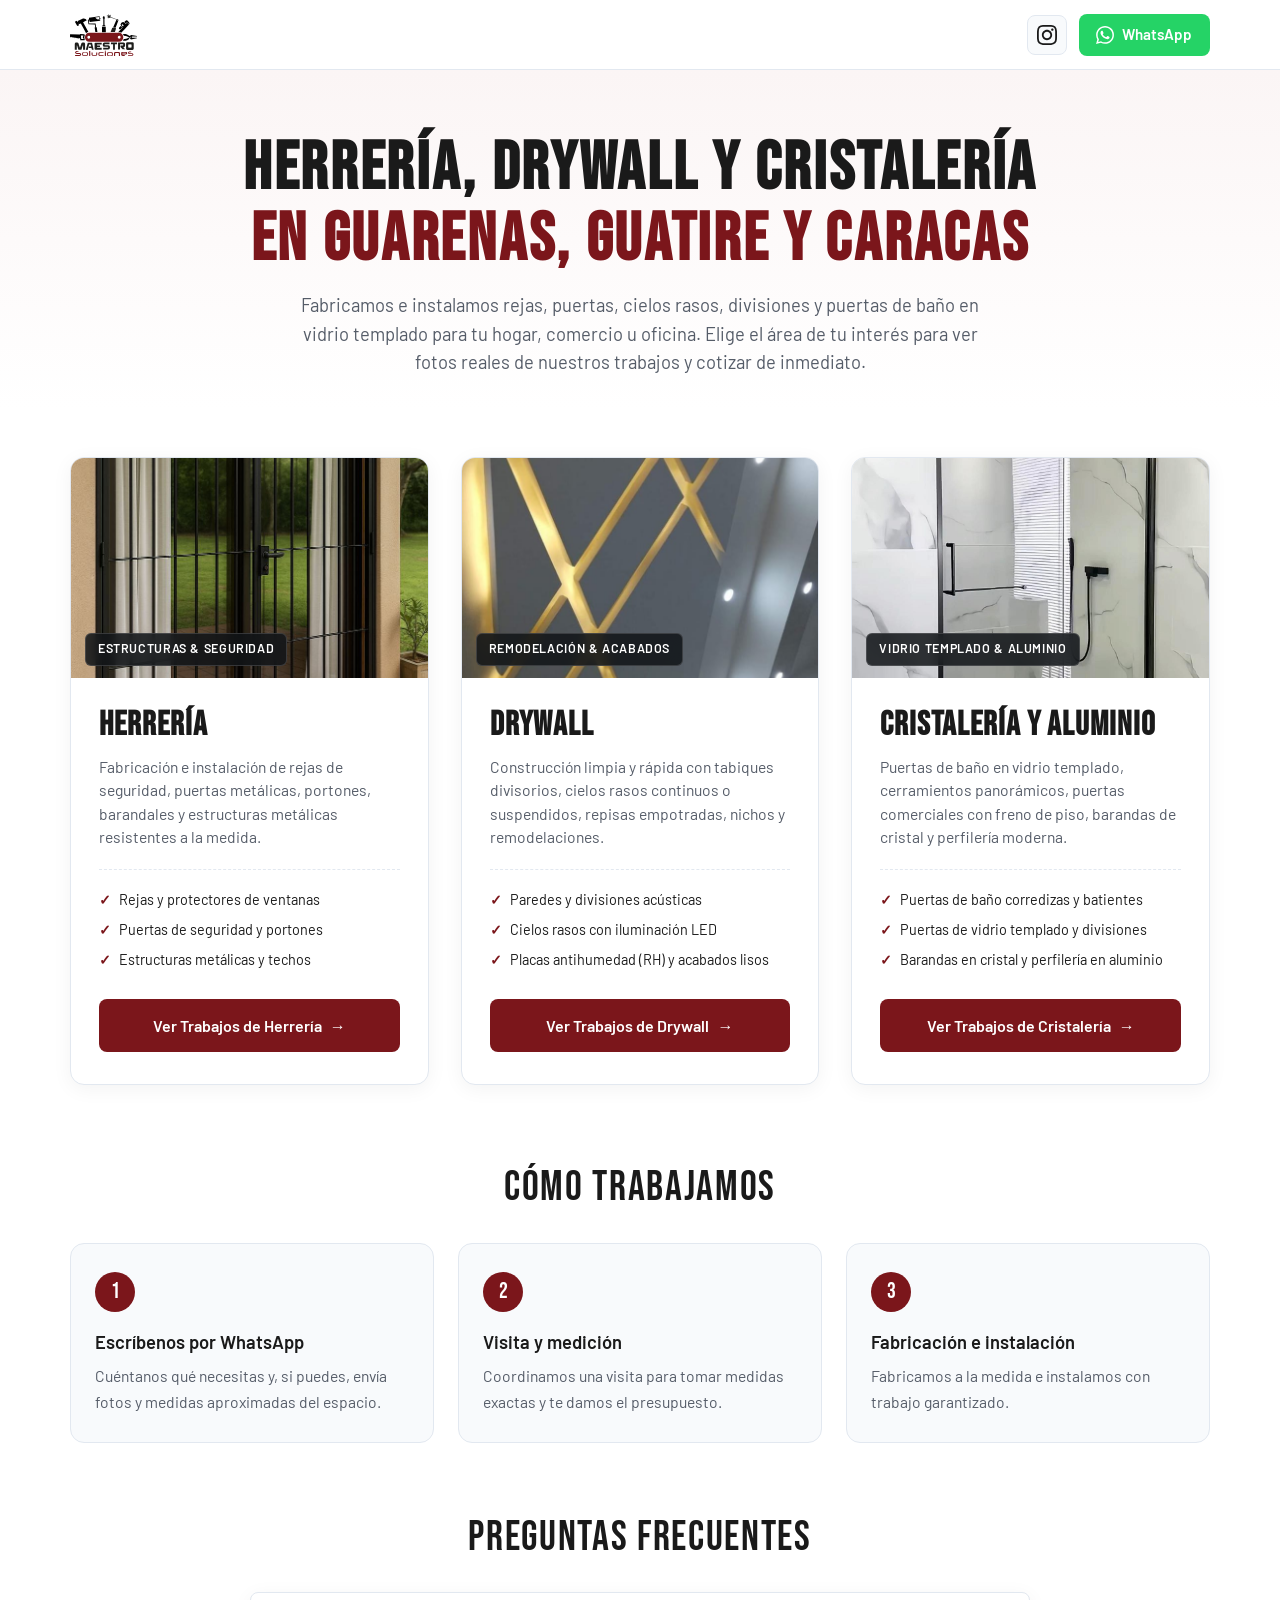
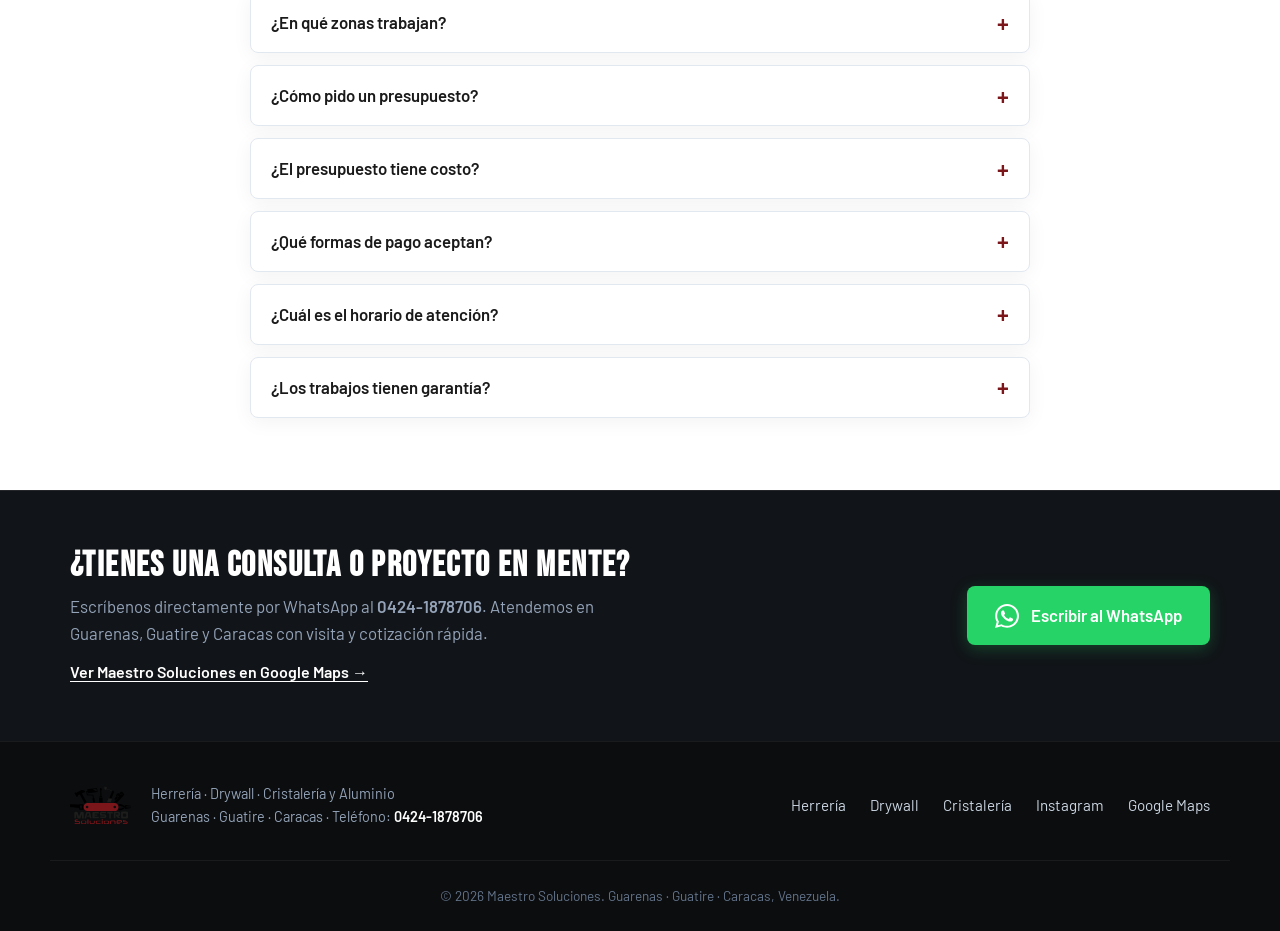
<file: index.html>
<!DOCTYPE html>
<html lang="es-VE">
<head>
  <meta charset="utf-8">
  <meta name="viewport" content="width=device-width, initial-scale=1, viewport-fit=cover">
  <title>Herrería, Drywall y Cristalería en Guarenas, Guatire y Caracas | Maestro Soluciones</title>
  <meta name="description" content="Soluciones profesionales en herrería, drywall, cristalería y perfilería de aluminio en Guarenas, Guatire y Caracas. Trabajos a medida, garantía y presupuesto directo por WhatsApp: 0424-1878706.">
  <meta name="robots" content="index, follow, max-image-preview:large, max-snippet:-1, max-video-preview:-1">
  <meta name="theme-color" content="#7b161b">
  
  <!-- Geo-Targeting Local SEO (Venezuela - Miranda / Gran Caracas) -->
  <meta name="geo.region" content="VE-M">
  <meta name="geo.placename" content="Guarenas, Guatire, Caracas">
  <meta name="geo.position" content="10.4739;-66.5372">
  <meta name="ICBM" content="10.4739, -66.5372">

  <!-- Canonical & Favicons -->
  <link rel="canonical" href="https://maestro-soluciones.com/">
  <link rel="icon" href="logo.svg" type="image/svg+xml">
  <link rel="apple-touch-icon" href="apple-touch-icon.png">

  <!-- Open Graph / Redes Sociales & WhatsApp Preview -->
  <meta property="og:site_name" content="Maestro Soluciones">
  <meta property="og:type" content="website">
  <meta property="og:url" content="https://maestro-soluciones.com/">
  <meta property="og:title" content="Herrería, Drywall y Cristalería en Guarenas, Guatire y Caracas | Maestro Soluciones">
  <meta property="og:description" content="Fabricación e instalación profesional de herrería, drywall, cristalería y perfilería de aluminio en Guarenas, Guatire y Caracas. Cotiza al 0424-1878706.">
  <meta property="og:image" content="https://maestro-soluciones.com/img/og-preview.jpg">
  <meta property="og:image:width" content="1200">
  <meta property="og:image:height" content="630">
  <meta property="og:image:alt" content="Maestro Soluciones - Herrería, Drywall y Cristalería">
  <meta property="og:locale" content="es_VE">

  <!-- Twitter Card -->
  <meta name="twitter:card" content="summary_large_image">
  <meta name="twitter:title" content="Herrería, Drywall y Cristalería en Guarenas, Guatire y Caracas | Maestro Soluciones">
  <meta name="twitter:description" content="Soluciones profesionales en herrería, drywall, cristalería y aluminio en Guarenas, Guatire y Caracas. Presupuesto directo por WhatsApp.">
  <meta name="twitter:image" content="https://maestro-soluciones.com/img/og-preview.jpg">

  <!-- Estilos -->
  <link rel="stylesheet" href="css/styles.css?v=20261103">

  <!-- JSON-LD Datos Estructurados Schema.org -->
  <script type="application/ld+json">
  {
    "@context": "https://schema.org",
    "@graph": [
      {
        "@type": "HomeAndConstructionBusiness",
        "@id": "https://maestro-soluciones.com/#organization",
        "name": "Maestro Soluciones",
        "url": "https://maestro-soluciones.com/",
        "logo": "https://maestro-soluciones.com/logo.svg",
        "image": "https://maestro-soluciones.com/img/og-preview.jpg",
        "description": "Soluciones integrales de construcción, herrería, estructuras metálicas, drywall y cristalería en Guarenas, Guatire y Caracas.",
        "telephone": "+584241878706",
        "priceRange": "$$",
        "currenciesAccepted": "USD, VES",
        "paymentAccepted": "Efectivo, Pago Móvil, Transferencia Bancaria, Zelle",
        "address": {
          "@type": "PostalAddress",
          "addressLocality": "Guarenas",
          "addressRegion": "Miranda",
          "addressCountry": "VE"
        },
        "geo": {
          "@type": "GeoCoordinates",
          "latitude": "10.4739",
          "longitude": "-66.5372"
        },
        "openingHoursSpecification": [
          {
            "@type": "OpeningHoursSpecification",
            "dayOfWeek": [
              "Monday",
              "Tuesday",
              "Wednesday",
              "Thursday",
              "Friday",
              "Saturday"
            ],
            "opens": "07:00",
            "closes": "18:00"
          }
        ],
        "areaServed": [
          {
            "@type": "City",
            "name": "Guarenas"
          },
          {
            "@type": "City",
            "name": "Guatire"
          },
          {
            "@type": "City",
            "name": "Caracas"
          }
        ],
        "hasOfferCatalog": {
          "@type": "OfferCatalog",
          "name": "Servicios de Construcción y Remodelación",
          "itemListElement": [
            {
              "@type": "Offer",
              "itemOffered": {
                "@type": "Service",
                "name": "Herrería y Estructuras Metálicas",
                "url": "https://herreria.maestro-soluciones.com/"
              }
            },
            {
              "@type": "Offer",
              "itemOffered": {
                "@type": "Service",
                "name": "Drywall y Tabiquería",
                "url": "https://drywall.maestro-soluciones.com/"
              }
            },
            {
              "@type": "Offer",
              "itemOffered": {
                "@type": "Service",
                "name": "Cristalería y Aluminio",
                "url": "https://cristaleria.maestro-soluciones.com/"
              }
            }
          ]
        },
        "sameAs": [
          "https://www.instagram.com/maestro_soluciones",
          "https://www.google.com/search?kgmid=/g/11p223xbch"
        ],
        "hasMap": "https://www.google.com/search?kgmid=/g/11p223xbch"
      },
      {
        "@type": "WebSite",
        "@id": "https://maestro-soluciones.com/#website",
        "url": "https://maestro-soluciones.com/",
        "name": "Maestro Soluciones",
        "inLanguage": "es-VE",
        "publisher": {
          "@id": "https://maestro-soluciones.com/#organization"
        }
      },
      {
        "@type": "WebPage",
        "@id": "https://maestro-soluciones.com/#webpage",
        "url": "https://maestro-soluciones.com/",
        "name": "Herrería, Drywall y Cristalería en Guarenas, Guatire y Caracas | Maestro Soluciones",
        "description": "Soluciones profesionales en herrería, drywall, cristalería y perfilería de aluminio en Guarenas, Guatire y Caracas. Trabajos a medida, garantía y presupuesto directo por WhatsApp: 0424-1878706.",
        "inLanguage": "es-VE",
        "isPartOf": {
          "@id": "https://maestro-soluciones.com/#website"
        },
        "about": {
          "@id": "https://maestro-soluciones.com/#organization"
        },
        "primaryImageOfPage": "https://maestro-soluciones.com/img/og-preview.jpg"
      },
      {
        "@type": "FAQPage",
        "@id": "https://maestro-soluciones.com/#faq",
        "mainEntity": [
          {
            "@type": "Question",
            "name": "¿En qué zonas trabajan?",
            "acceptedAnswer": {
              "@type": "Answer",
              "text": "Atendemos trabajos de herrería, drywall, cristalería y aluminio en Guarenas, Guatire y Caracas."
            }
          },
          {
            "@type": "Question",
            "name": "¿Cómo pido un presupuesto?",
            "acceptedAnswer": {
              "@type": "Answer",
              "text": "Escríbenos por WhatsApp al 0424-1878706 y cuéntanos qué necesitas. Si puedes, envía fotos y medidas aproximadas; cuando hace falta coordinamos una visita para medir."
            }
          },
          {
            "@type": "Question",
            "name": "¿El presupuesto tiene costo?",
            "acceptedAnswer": {
              "@type": "Answer",
              "text": "No. El presupuesto por WhatsApp es gratis."
            }
          },
          {
            "@type": "Question",
            "name": "¿Qué formas de pago aceptan?",
            "acceptedAnswer": {
              "@type": "Answer",
              "text": "Efectivo, Pago Móvil, transferencia bancaria y Zelle, en dólares o bolívares."
            }
          },
          {
            "@type": "Question",
            "name": "¿Cuál es el horario de atención?",
            "acceptedAnswer": {
              "@type": "Answer",
              "text": "De lunes a sábado, de 7:00 a. m. a 6:00 p. m."
            }
          },
          {
            "@type": "Question",
            "name": "¿Los trabajos tienen garantía?",
            "acceptedAnswer": {
              "@type": "Answer",
              "text": "Sí. Todos nuestros trabajos tienen garantía; te explicamos las condiciones al darte el presupuesto."
            }
          }
        ]
      }
    ]
  }
  </script>
</head>
<body>

  <!-- ==========================================================================
       ENCABEZADO
       ========================================================================== -->
  <header class="site-header">
    <div class="wrap header-wrap">
      <a href="https://maestro-soluciones.com/" class="brand" aria-label="Maestro Soluciones - Inicio">
        <img src="logo.svg" alt="Maestro Soluciones" class="brand-logo" width="130" height="40">
      </a>

      <div class="header-actions">
        <a class="btn-header-social" href="https://instagram.com/maestro_soluciones" target="_blank" rel="noopener noreferrer" aria-label="Instagram @maestro_soluciones" title="@maestro_soluciones">
          <svg viewBox="0 0 24 24" class="social-svg" aria-hidden="true"><path d="M12 2.163c3.204 0 3.584.012 4.85.07 3.252.148 4.771 1.691 4.919 4.919.058 1.265.069 1.645.069 4.849 0 3.205-.012 3.584-.069 4.849-.149 3.225-1.664 4.771-4.919 4.919-1.266.058-1.644.07-4.85.07-3.204 0-3.584-.012-4.849-.07-3.26-.149-4.771-1.699-4.919-4.92-.058-1.265-.07-1.644-.07-4.849 0-3.204.013-3.583.07-4.849.149-3.227 1.664-4.771 4.919-4.919 1.266-.057 1.645-.069 4.849-.069zm0-2.163c-3.259 0-3.667.014-4.947.072-4.358.2-6.78 2.618-6.98 6.98-.059 1.281-.073 1.689-.073 4.948 0 3.259.014 3.668.072 4.948.2 4.358 2.618 6.78 6.98 6.98 1.281.058 1.689.072 4.948.072 3.259 0 3.668-.014 4.948-.072 4.354-.2 6.782-2.618 6.979-6.98.059-1.28.073-1.689.073-4.948 0-3.259-.014-3.667-.072-4.947-.196-4.354-2.617-6.78-6.979-6.98-1.281-.059-1.69-.073-4.949-.073zm0 5.838c-3.403 0-6.162 2.759-6.162 6.162s2.759 6.163 6.162 6.163 6.162-2.759 6.162-6.163c0-3.403-2.759-6.162-6.162-6.162zm0 10.162c-2.209 0-4-1.79-4-4 0-2.209 1.791-4 4-4s4 1.791 4 4c0 2.21-1.791 4-4 4zm6.406-11.845c-.796 0-1.441.645-1.441 1.44s.645 1.44 1.441 1.44c.795 0 1.439-.645 1.439-1.44s-.644-1.44-1.439-1.44z"/></svg>
        </a>
        <a class="btn btn-header-wa" href="https://wa.me/584241878706?text=Hola%20Maestro%20Soluciones%2C%20vi%20su%20p%C3%A1gina%20y%20quiero%20solicitar%20un%20presupuesto." aria-label="Escribir por WhatsApp">
          <svg class="btn-icono" viewBox="0 0 24 24" aria-hidden="true"><path d="M.057 24l1.687-6.163c-1.041-1.804-1.588-3.849-1.587-5.946.003-6.556 5.338-11.891 11.893-11.891 3.181.001 6.167 1.24 8.413 3.488 2.245 2.248 3.481 5.236 3.48 8.414-.003 6.557-5.338 11.892-11.893 11.892-1.99-.001-3.951-.5-5.688-1.448l-6.305 1.654zm6.597-3.807c1.676.995 3.276 1.591 5.392 1.592 5.448 0 9.886-4.434 9.889-9.885.002-5.462-4.415-9.89-9.881-9.892-5.452 0-9.887 4.434-9.889 9.884-.001 2.225.651 3.891 1.746 5.634l-.999 3.648 3.742-.981zm11.387-5.464c-.074-.124-.272-.198-.57-.347-.297-.149-1.758-.868-2.031-.967-.272-.099-.47-.149-.669.149-.198.297-.768.967-.941 1.165-.173.198-.347.223-.644.074-.297-.149-1.255-.462-2.39-1.475-.883-.788-1.48-1.761-1.653-2.059-.173-.297-.018-.458.13-.606.134-.133.297-.347.446-.521.151-.172.2-.296.3-.495.099-.198.05-.372-.025-.521-.075-.148-.669-1.611-.916-2.206-.242-.579-.487-.501-.669-.51l-.57-.01c-.198 0-.52.074-.792.372s-1.04 1.016-1.04 2.479 1.065 2.876 1.213 3.074c.149.198 2.095 3.2 5.076 4.487.709.306 1.263.489 1.694.626.712.226 1.36.194 1.872.118.572-.085 1.758-.719 2.006-1.413.248-.695.248-1.29.173-1.414z"/></svg>
          <span>WhatsApp</span>
        </a>
      </div>
    </div>
  </header>

  <!-- ==========================================================================
       HERO PRINCIPAL CON RESUMEN BREVE
       ========================================================================== -->
  <main>
    <section class="hub-hero">
      <div class="wrap">
        <h1>Herrería, Drywall y Cristalería <span class="marca-roja">en Guarenas, Guatire y Caracas</span></h1>
        <p class="hub-hero-desc">
          Fabricamos e instalamos rejas, puertas, cielos rasos, divisiones y puertas de baño en vidrio templado para tu hogar, comercio u oficina. Elige el área de tu interés para ver fotos reales de nuestros trabajos y cotizar de inmediato.
        </p>
      </div>
    </section>

    <!-- ==========================================================================
         TARJETAS VISUALES CON FOTO REAL
         ========================================================================== -->
    <section class="seccion-subdominios" aria-label="Nuestras áreas de trabajo">
      <div class="wrap">
        <div class="subdominios-grid">

          <!-- 1. HERRERÍA -->
          <article class="subdominio-card">
            <div class="card-img-wrap">
              <img src="img/card-herreria.jpg" alt="Fabricación e instalación de rejas de seguridad y herrería" width="480" height="320">
              <span class="card-category-badge">Estructuras &amp; Seguridad</span>
            </div>
            <div class="card-body">
              <div class="card-top">
                <h2>Herrería</h2>
                <p>Fabricación e instalación de rejas de seguridad, puertas metálicas, portones, barandales y estructuras metálicas resistentes a la medida.</p>
                <ul class="card-features">
                  <li>Rejas y protectores de ventanas</li>
                  <li>Puertas de seguridad y portones</li>
                  <li>Estructuras metálicas y techos</li>
                </ul>
              </div>
              <div class="card-actions">
                <a href="https://herreria.maestro-soluciones.com/" class="btn-card-primary">
                  <span>Ver Trabajos de Herrería</span>
                  <span>→</span>
                </a>
              </div>
            </div>
          </article>

          <!-- 2. DRYWALL -->
          <article class="subdominio-card">
            <div class="card-img-wrap">
              <img src="img/card-drywall.jpg" alt="Instalación de cielos rasos, tabiquería y paredes en drywall" width="480" height="320">
              <span class="card-category-badge">Remodelación &amp; Acabados</span>
            </div>
            <div class="card-body">
              <div class="card-top">
                <h2>Drywall</h2>
                <p>Construcción limpia y rápida con tabiques divisorios, cielos rasos continuos o suspendidos, repisas empotradas, nichos y remodelaciones.</p>
                <ul class="card-features">
                  <li>Paredes y divisiones acústicas</li>
                  <li>Cielos rasos con iluminación LED</li>
                  <li>Placas antihumedad (RH) y acabados lisos</li>
                </ul>
              </div>
              <div class="card-actions">
                <a href="https://drywall.maestro-soluciones.com/" class="btn-card-primary">
                  <span>Ver Trabajos de Drywall</span>
                  <span>→</span>
                </a>
              </div>
            </div>
          </article>

          <!-- 3. CRISTALERÍA Y ALUMINIO -->
          <article class="subdominio-card">
            <div class="card-img-wrap">
              <img src="img/card-cristaleria.jpg" alt="Puertas de baño en vidrio templado y perfilería de aluminio" width="480" height="320">
              <span class="card-category-badge">Vidrio Templado &amp; Aluminio</span>
            </div>
            <div class="card-body">
              <div class="card-top">
                <h2>Cristalería y Aluminio</h2>
                <p>Puertas de baño en vidrio templado, cerramientos panorámicos, puertas comerciales con freno de piso, barandas de cristal y perfilería moderna.</p>
                <ul class="card-features">
                  <li>Puertas de baño corredizas y batientes</li>
                  <li>Puertas de vidrio templado y divisiones</li>
                  <li>Barandas en cristal y perfilería en aluminio</li>
                </ul>
              </div>
              <div class="card-actions">
                <a href="https://cristaleria.maestro-soluciones.com/" class="btn-card-primary">
                  <span>Ver Trabajos de Cristalería</span>
                  <span>→</span>
                </a>
              </div>
            </div>
          </article>

        </div>
      </div>
    </section>

    <!-- ==========================================================================
         CÓMO TRABAJAMOS
         ========================================================================== -->
    <section class="hub-seccion hub-pasos" aria-labelledby="pasos-titulo">
      <div class="wrap">
        <h2 id="pasos-titulo" class="hub-seccion-titulo">Cómo trabajamos</h2>
        <ol class="pasos-grid">
          <li class="paso">
            <span class="paso-num">1</span>
            <h3>Escríbenos por WhatsApp</h3>
            <p>Cuéntanos qué necesitas y, si puedes, envía fotos y medidas aproximadas del espacio.</p>
          </li>
          <li class="paso">
            <span class="paso-num">2</span>
            <h3>Visita y medición</h3>
            <p>Coordinamos una visita para tomar medidas exactas y te damos el presupuesto.</p>
          </li>
          <li class="paso">
            <span class="paso-num">3</span>
            <h3>Fabricación e instalación</h3>
            <p>Fabricamos a la medida e instalamos con trabajo garantizado.</p>
          </li>
        </ol>
      </div>
    </section>

    <!-- ==========================================================================
         PREGUNTAS FRECUENTES
         ========================================================================== -->
    <section class="hub-seccion hub-faq" aria-labelledby="faq-titulo">
      <div class="wrap">
        <h2 id="faq-titulo" class="hub-seccion-titulo">Preguntas frecuentes</h2>
        <div class="faq-lista">
          <details class="faq-item">
            <summary>¿En qué zonas trabajan?</summary>
            <p>Atendemos trabajos de herrería, drywall, cristalería y aluminio en Guarenas, Guatire y Caracas.</p>
          </details>
          <details class="faq-item">
            <summary>¿Cómo pido un presupuesto?</summary>
            <p>Escríbenos por WhatsApp al 0424-1878706 y cuéntanos qué necesitas. Si puedes, envía fotos y medidas aproximadas; cuando hace falta coordinamos una visita para medir.</p>
          </details>
          <details class="faq-item">
            <summary>¿El presupuesto tiene costo?</summary>
            <p>No. El presupuesto por WhatsApp es gratis.</p>
          </details>
          <details class="faq-item">
            <summary>¿Qué formas de pago aceptan?</summary>
            <p>Efectivo, Pago Móvil, transferencia bancaria y Zelle, en dólares o bolívares.</p>
          </details>
          <details class="faq-item">
            <summary>¿Cuál es el horario de atención?</summary>
            <p>De lunes a sábado, de 7:00 a. m. a 6:00 p. m.</p>
          </details>
          <details class="faq-item">
            <summary>¿Los trabajos tienen garantía?</summary>
            <p>Sí. Todos nuestros trabajos tienen garantía; te explicamos las condiciones al darte el presupuesto.</p>
          </details>
        </div>
      </div>
    </section>

    <!-- ==========================================================================
         BANNER DE CONTACTO RÁPIDO
         ========================================================================== -->
    <section class="hub-banner-contacto">
      <div class="wrap banner-contacto-wrap">
        <div class="banner-contacto-texto">
          <h2>¿Tienes una consulta o proyecto en mente?</h2>
          <p>Escríbenos directamente por WhatsApp al <strong>0424-1878706</strong>. Atendemos en Guarenas, Guatire y Caracas con visita y cotización rápida.</p>
          <a class="banner-maps" href="https://share.google/thjDFNUX94vjURHIG" target="_blank" rel="noopener">Ver Maestro Soluciones en Google Maps →</a>
        </div>
        <a class="btn-wa-hero" href="https://wa.me/584241878706?text=Hola%20Maestro%20Soluciones%2C%20vi%20su%20portal%20y%20quiero%20solicitar%20un%20presupuesto." target="_blank" rel="noopener noreferrer">
          <svg viewBox="0 0 24 24" class="btn-wa-hero-icon" aria-hidden="true"><path d="M.057 24l1.687-6.163c-1.041-1.804-1.588-3.849-1.587-5.946.003-6.556 5.338-11.891 11.893-11.891 3.181.001 6.167 1.24 8.413 3.488 2.245 2.248 3.481 5.236 3.48 8.414-.003 6.557-5.338 11.892-11.893 11.892-1.99-.001-3.951-.5-5.688-1.448l-6.305 1.654zm6.597-3.807c1.676.995 3.276 1.591 5.392 1.592 5.448 0 9.886-4.434 9.889-9.885.002-5.462-4.415-9.89-9.881-9.892-5.452 0-9.887 4.434-9.889 9.884-.001 2.225.651 3.891 1.746 5.634l-.999 3.648 3.742-.981zm11.387-5.464c-.074-.124-.272-.198-.57-.347-.297-.149-1.758-.868-2.031-.967-.272-.099-.47-.149-.669.149-.198.297-.768.967-.941 1.165-.173.198-.347.223-.644.074-.297-.149-1.255-.462-2.39-1.475-.883-.788-1.48-1.761-1.653-2.059-.173-.297-.018-.458.13-.606.134-.133.297-.347.446-.521.151-.172.2-.296.3-.495.099-.198.05-.372-.025-.521-.075-.148-.669-1.611-.916-2.206-.242-.579-.487-.501-.669-.51l-.57-.01c-.198 0-.52.074-.792.372s-1.04 1.016-1.04 2.479 1.065 2.876 1.213 3.074c.149.198 2.095 3.2 5.076 4.487.709.306 1.263.489 1.694.626.712.226 1.36.194 1.872.118.572-.085 1.758-.719 2.006-1.413.248-.695.248-1.29.173-1.414z"/></svg>
          <span>Escribir al WhatsApp</span>
        </a>
      </div>
    </section>
  </main>

  <!-- ==========================================================================
       PIE DE PÁGINA
       ========================================================================== -->
  <footer class="site-footer">
    <div class="wrap footer-wrap">
      <div class="footer-brand">
        <img src="logo.svg" alt="Maestro Soluciones" class="footer-logo" width="130" height="40">
        <div class="footer-info">
          <p>Herrería · Drywall · Cristalería y Aluminio</p>
          <p>Guarenas · Guatire · Caracas · Teléfono: <strong>0424-1878706</strong></p>
        </div>
      </div>

      <div class="footer-links">
        <a href="https://herreria.maestro-soluciones.com/">Herrería</a>
        <a href="https://drywall.maestro-soluciones.com/">Drywall</a>
        <a href="https://cristaleria.maestro-soluciones.com/">Cristalería</a>
        <a href="https://instagram.com/maestro_soluciones" target="_blank" rel="noopener noreferrer">Instagram</a>
        <a href="https://share.google/thjDFNUX94vjURHIG" target="_blank" rel="noopener">Google Maps</a>
      </div>
    </div>
    <div class="footer-copy">
      <div class="wrap">
        <p>© 2026 Maestro Soluciones. Guarenas · Guatire · Caracas, Venezuela.</p>
      </div>
    </div>
  </footer>

</body>
</html>
</file>
<file: css/styles.css>
/* ==========================================================================
   MAESTRO SOLUCIONES - PORTAL PRINCIPAL
   Guarenas · Guatire · Caracas
   ========================================================================== */

/* 1. FUENTES AUTOALOJADAS */
@font-face {
  font-family: 'Barlow';
  font-style: normal;
  font-weight: 400;
  font-display: swap;
  src: url('../fonts/barlow-v13-latin-400.woff2') format('woff2');
}
@font-face {
  font-family: 'Barlow';
  font-style: normal;
  font-weight: 500;
  font-display: swap;
  src: url('../fonts/barlow-v13-latin-500.woff2') format('woff2');
}
@font-face {
  font-family: 'Barlow';
  font-style: normal;
  font-weight: 600;
  font-display: swap;
  src: url('../fonts/barlow-v13-latin-600.woff2') format('woff2');
}
@font-face {
  font-family: 'Bebas Neue';
  font-style: normal;
  font-weight: 400;
  font-display: swap;
  src: url('../fonts/bebas-neue-v16-latin.woff2') format('woff2');
}
@font-face {
  font-family: 'Antonio';
  font-style: normal;
  font-weight: 600;
  font-display: swap;
  src: url('../fonts/antonio-v22-latin-600.woff2') format('woff2');
}

/* 2. VARIABLES */
:root {
  --vino: #7b161b;
  --vino-hover: #9c1c22;
  --vino-oscuro: #580e12;
  --vino-suave: #fbf5f5;
  --vino-borde: #edd5d6;
  --wa: #25d366;
  --wa-hover: #1da851;
  --fondo: #ffffff;
  --fondo-alt: #f8fafc;
  --fondo-tarjeta: #ffffff;
  --texto: #1a1a1a;
  --texto-mutado: #555c68;
  --borde: #e2e8f0;
  --sombra: 0 4px 20px rgba(0, 0, 0, 0.05);
  --sombra-hover: 0 12px 32px rgba(123, 22, 27, 0.12);
  --radio: 14px;
  --radio-sm: 8px;
  --fuente: 'Barlow', -apple-system, BlinkMacSystemFont, 'Segoe UI', Roboto, sans-serif;
  --titulo: 'Bebas Neue', 'Antonio', sans-serif;
}

/* 3. RESET & BASE */
*, *::before, *::after {
  box-sizing: border-box;
  margin: 0;
  padding: 0;
}

html {
  scroll-behavior: smooth;
  font-size: 16px;
}

body {
  font-family: var(--fuente);
  background-color: var(--fondo);
  color: var(--texto);
  line-height: 1.6;
  min-height: 100vh;
  display: flex;
  flex-direction: column;
}

a {
  color: inherit;
  text-decoration: none;
}

img {
  max-width: 100%;
  height: auto;
  display: block;
}

.wrap {
  width: 100%;
  max-width: 1180px;
  margin: 0 auto;
  padding: 0 1.25rem;
}

/* 4. HEADER */
.site-header {
  position: sticky;
  top: 0;
  z-index: 100;
  background: rgba(255, 255, 255, 0.95);
  backdrop-filter: blur(8px);
  border-bottom: 1px solid var(--borde);
  padding: 0.85rem 0;
}

.header-wrap {
  display: flex;
  align-items: center;
  justify-content: space-between;
  gap: 1rem;
}

.brand {
  display: flex;
  align-items: center;
}

.brand-logo {
  height: 42px;
  width: auto;
}

.header-actions {
  display: flex;
  align-items: center;
  gap: 0.75rem;
}

.btn-header-social {
  width: 40px;
  height: 40px;
  display: inline-flex;
  align-items: center;
  justify-content: center;
  border-radius: var(--radio-sm);
  background: var(--fondo-alt);
  border: 1px solid var(--borde);
  color: var(--texto);
  transition: all 0.2s ease;
}

.btn-header-social:hover {
  background: var(--vino-suave);
  color: var(--vino);
  border-color: var(--vino-borde);
}

.social-svg {
  width: 20px;
  height: 20px;
  fill: currentColor;
}

.btn-header-wa {
  display: inline-flex;
  align-items: center;
  gap: 0.5rem;
  background: var(--wa);
  color: #fff;
  font-weight: 600;
  font-size: 0.95rem;
  padding: 0.55rem 1.1rem;
  border-radius: var(--radio-sm);
  transition: all 0.2s ease;
}

.btn-header-wa:hover {
  background: var(--wa-hover);
  transform: translateY(-1px);
}

.btn-icono {
  width: 18px;
  height: 18px;
  fill: currentColor;
}

/* 5. HERO INTRODUCTORIO */
.hub-hero {
  padding: 4rem 0 2rem;
  text-align: center;
  background: linear-gradient(180deg, var(--vino-suave) 0%, rgba(255,255,255,0) 100%);
}

.hero-badge {
  display: inline-flex;
  align-items: center;
  gap: 0.5rem;
  background: #fff;
  border: 1px solid var(--vino-borde);
  color: var(--vino);
  font-size: 0.85rem;
  font-weight: 600;
  text-transform: uppercase;
  letter-spacing: 0.05em;
  padding: 0.35rem 0.9rem;
  border-radius: 999px;
  margin-bottom: 1.5rem;
  box-shadow: 0 2px 8px rgba(0,0,0,0.03);
}

.badge-dot {
  width: 8px;
  height: 8px;
  background: var(--vino);
  border-radius: 50%;
}

.hub-hero h1 {
  font-family: var(--titulo);
  font-size: clamp(2.1rem, 6vw, 4.2rem);
  letter-spacing: 0.04em;
  color: var(--texto);
  line-height: 1.05;
  margin-bottom: 1rem;
}

.hub-hero h1 span.marca-roja {
  display: block;
  color: var(--vino);
}

.hub-hero-desc {
  max-width: 680px;
  margin: 0 auto;
  font-size: 1.15rem;
  color: var(--texto-mutado);
  line-height: 1.55;
}

.hub-cobertura {
  display: inline-flex;
  gap: 1rem;
  flex-wrap: wrap;
  justify-content: center;
  font-size: 0.95rem;
  font-weight: 600;
  color: var(--texto);
  background: #fff;
  border: 1px solid var(--borde);
  padding: 0.5rem 1.25rem;
  border-radius: 999px;
}

.hub-cobertura span,
.hub-cobertura a {
  display: inline-flex;
  align-items: center;
  gap: 0.35rem;
}

.hub-cobertura a:hover {
  color: var(--vino);
}

.ico {
  width: 1.1em;
  height: 1.1em;
  flex-shrink: 0;
  fill: none;
  stroke: var(--vino);
  stroke-width: 2;
  stroke-linecap: round;
  stroke-linejoin: round;
}

/* 6. GRID DE SUBDOMINIOS */
.seccion-subdominios {
  padding: 3rem 0 5rem;
  flex: 1;
}

.subdominios-grid {
  display: grid;
  grid-template-columns: repeat(3, 1fr);
  gap: 2rem;
}

.subdominio-card {
  background: var(--fondo-tarjeta);
  border: 1px solid var(--borde);
  border-radius: var(--radio);
  display: flex;
  flex-direction: column;
  box-shadow: var(--sombra);
  transition: all 0.35s cubic-bezier(0.16, 1, 0.3, 1);
  position: relative;
  overflow: hidden;
}

.subdominio-card:hover {
  transform: translateY(-6px);
  box-shadow: var(--sombra-hover);
  border-color: var(--vino-borde);
}

.card-img-wrap {
  position: relative;
  width: 100%;
  height: 220px;
  overflow: hidden;
  background: #f1f5f9;
}

.card-img-wrap img {
  width: 100%;
  height: 100%;
  object-fit: cover;
  transition: transform 0.5s ease;
}

.subdominio-card:hover .card-img-wrap img {
  transform: scale(1.06);
}

.card-category-badge {
  position: absolute;
  bottom: 12px;
  left: 14px;
  background: rgba(17, 20, 24, 0.85);
  backdrop-filter: blur(6px);
  color: #fff;
  font-size: 0.78rem;
  font-weight: 700;
  letter-spacing: 0.05em;
  text-transform: uppercase;
  padding: 0.35rem 0.75rem;
  border-radius: 6px;
  border: 1px solid rgba(255, 255, 255, 0.15);
}

.card-body {
  padding: 1.75rem 1.75rem 2rem;
  display: flex;
  flex-direction: column;
  justify-content: space-between;
  flex: 1;
}

.card-top {
  margin-bottom: 1.75rem;
}

.subdominio-card h2 {
  font-family: var(--titulo);
  font-size: 2.1rem;
  letter-spacing: 0.03em;
  color: var(--texto);
  line-height: 1.15;
  margin-bottom: 0.65rem;
}

.subdominio-card p {
  font-size: 0.98rem;
  color: var(--texto-mutado);
  line-height: 1.5;
  margin-bottom: 1.25rem;
}

.card-features {
  list-style: none;
  display: flex;
  flex-direction: column;
  gap: 0.45rem;
  border-top: 1px dashed var(--borde);
  padding-top: 1.1rem;
}

.card-features li {
  font-size: 0.9rem;
  color: var(--texto);
  display: flex;
  align-items: center;
  gap: 0.5rem;
}

.card-features li::before {
  content: '✓';
  color: var(--vino);
  font-weight: 800;
}

.card-actions {
  display: flex;
  flex-direction: column;
  gap: 0.75rem;
}

.btn-card-primary {
  display: flex;
  align-items: center;
  justify-content: center;
  gap: 0.5rem;
  background: var(--vino);
  color: #fff;
  font-weight: 600;
  font-size: 1rem;
  padding: 0.85rem 1.25rem;
  border-radius: var(--radio-sm);
  transition: all 0.2s ease;
  text-align: center;
}

.btn-card-primary:hover {
  background: var(--vino-hover);
  transform: translateY(-2px);
}

.btn-card-wa {
  display: flex;
  align-items: center;
  justify-content: center;
  gap: 0.45rem;
  background: var(--fondo-alt);
  color: #1a1a1a;
  border: 1px solid var(--borde);
  font-size: 0.9rem;
  font-weight: 600;
  padding: 0.65rem 1rem;
  border-radius: var(--radio-sm);
  transition: all 0.2s ease;
}

.btn-card-wa:hover {
  background: #f0fdf4;
  color: #166534;
  border-color: #bbf7d0;
}

/* 6b. CÓMO TRABAJAMOS Y PREGUNTAS FRECUENTES */
.hub-seccion {
  padding: 0 0 4.5rem;
}

.hub-seccion-titulo {
  font-family: var(--titulo);
  font-size: clamp(2rem, 4vw, 2.6rem);
  font-weight: 400;
  letter-spacing: 0.04em;
  line-height: 1.1;
  text-align: center;
  margin-bottom: 2rem;
}

.pasos-grid {
  list-style: none;
  display: grid;
  grid-template-columns: repeat(3, 1fr);
  gap: 1.5rem;
}

.paso {
  background: var(--fondo-alt);
  border: 1px solid var(--borde);
  border-radius: var(--radio);
  padding: 1.75rem 1.5rem;
}

.paso-num {
  display: inline-flex;
  align-items: center;
  justify-content: center;
  width: 2.5rem;
  height: 2.5rem;
  border-radius: 50%;
  background: var(--vino);
  color: #fff;
  font-family: var(--titulo);
  font-size: 1.4rem;
  margin-bottom: 1rem;
}

.paso h3 {
  font-size: 1.15rem;
  font-weight: 600;
  margin-bottom: 0.4rem;
}

.paso p {
  color: var(--texto-mutado);
  font-size: 0.98rem;
}

.faq-lista {
  max-width: 780px;
  margin: 0 auto;
  display: flex;
  flex-direction: column;
  gap: 0.75rem;
}

.faq-item {
  background: #fff;
  border: 1px solid var(--borde);
  border-radius: var(--radio-sm);
  box-shadow: var(--sombra);
}

.faq-item summary {
  cursor: pointer;
  list-style: none;
  display: flex;
  justify-content: space-between;
  align-items: center;
  gap: 1rem;
  padding: 1rem 1.25rem;
  font-weight: 600;
  font-size: 1.05rem;
}

.faq-item summary::-webkit-details-marker {
  display: none;
}

.faq-item summary::after {
  content: '+';
  color: var(--vino);
  font-size: 1.5rem;
  line-height: 1;
  transition: transform 0.2s ease;
}

.faq-item[open] summary::after {
  transform: rotate(45deg);
}

.faq-item p {
  padding: 0 1.25rem 1.1rem;
  color: var(--texto-mutado);
}

/* 7. BANNER DE CONTACTO DIRECTO */
.hub-banner-contacto {
  background: #111418;
  color: #fff;
  padding: 3.5rem 0;
  border-top: 1px solid rgba(255,255,255,0.08);
}

.banner-contacto-wrap {
  display: flex;
  align-items: center;
  justify-content: space-between;
  gap: 2rem;
  flex-wrap: wrap;
}

.banner-contacto-texto h2 {
  font-family: var(--titulo);
  font-size: 2.2rem;
  letter-spacing: 0.04em;
  line-height: 1.1;
  margin-bottom: 0.5rem;
}

.banner-contacto-texto p {
  color: #94a3b8;
  font-size: 1.05rem;
  max-width: 580px;
}

.banner-maps {
  display: inline-block;
  margin-top: 0.75rem;
  color: #fff;
  font-weight: 600;
  text-decoration: underline;
  text-underline-offset: 3px;
}

.banner-maps:hover {
  color: var(--wa);
}

.btn-wa-hero {
  display: inline-flex;
  align-items: center;
  gap: 0.75rem;
  background: var(--wa);
  color: #fff;
  font-weight: 700;
  font-size: 1.05rem;
  padding: 1rem 1.75rem;
  border-radius: var(--radio-sm);
  transition: all 0.2s ease;
  box-shadow: 0 4px 16px rgba(37, 211, 102, 0.25);
}

.btn-wa-hero:hover {
  background: var(--wa-hover);
  transform: translateY(-2px);
  box-shadow: 0 6px 20px rgba(37, 211, 102, 0.35);
}

.btn-wa-hero-icon {
  width: 24px;
  height: 24px;
  fill: currentColor;
}

/* 8. FOOTER */
.site-footer {
  background: #0b0d0f;
  color: #cbd5e1;
  padding: 2.5rem 0 1.5rem;
  border-top: 1px solid rgba(255,255,255,0.06);
}

.footer-wrap {
  display: flex;
  align-items: center;
  justify-content: space-between;
  gap: 1.5rem;
  flex-wrap: wrap;
  padding-bottom: 2rem;
  border-bottom: 1px solid rgba(255,255,255,0.06);
}

.footer-brand {
  display: flex;
  align-items: center;
  gap: 1.25rem;
}

.footer-logo {
  height: 38px;
  width: auto;
}

.footer-info {
  font-size: 0.9rem;
  color: #94a3b8;
}

.footer-info strong {
  color: #fff;
}

.footer-links {
  display: flex;
  gap: 1.5rem;
  font-size: 0.95rem;
}

.footer-links a:hover {
  color: #fff;
}

.footer-copy {
  padding-top: 1.5rem;
  text-align: center;
  font-size: 0.85rem;
  color: #64748b;
}

/* 9. RESPONSIVE */
@media (max-width: 992px) {
  .pasos-grid {
    grid-template-columns: 1fr;
    max-width: 540px;
    margin: 0 auto;
  }
  .subdominios-grid {
    grid-template-columns: 1fr;
    max-width: 540px;
    margin: 0 auto;
  }
  .banner-contacto-wrap {
    flex-direction: column;
    text-align: center;
    align-items: center;
  }
}

@media (max-width: 600px) {
  .hub-hero {
    padding: 3rem 0 1.5rem;
  }
  .card-body {
    padding: 1.5rem 1.25rem 1.75rem;
  }
  .footer-wrap {
    flex-direction: column;
    text-align: center;
  }
  .footer-brand {
    flex-direction: column;
    gap: 0.75rem;
  }
}
</file>
